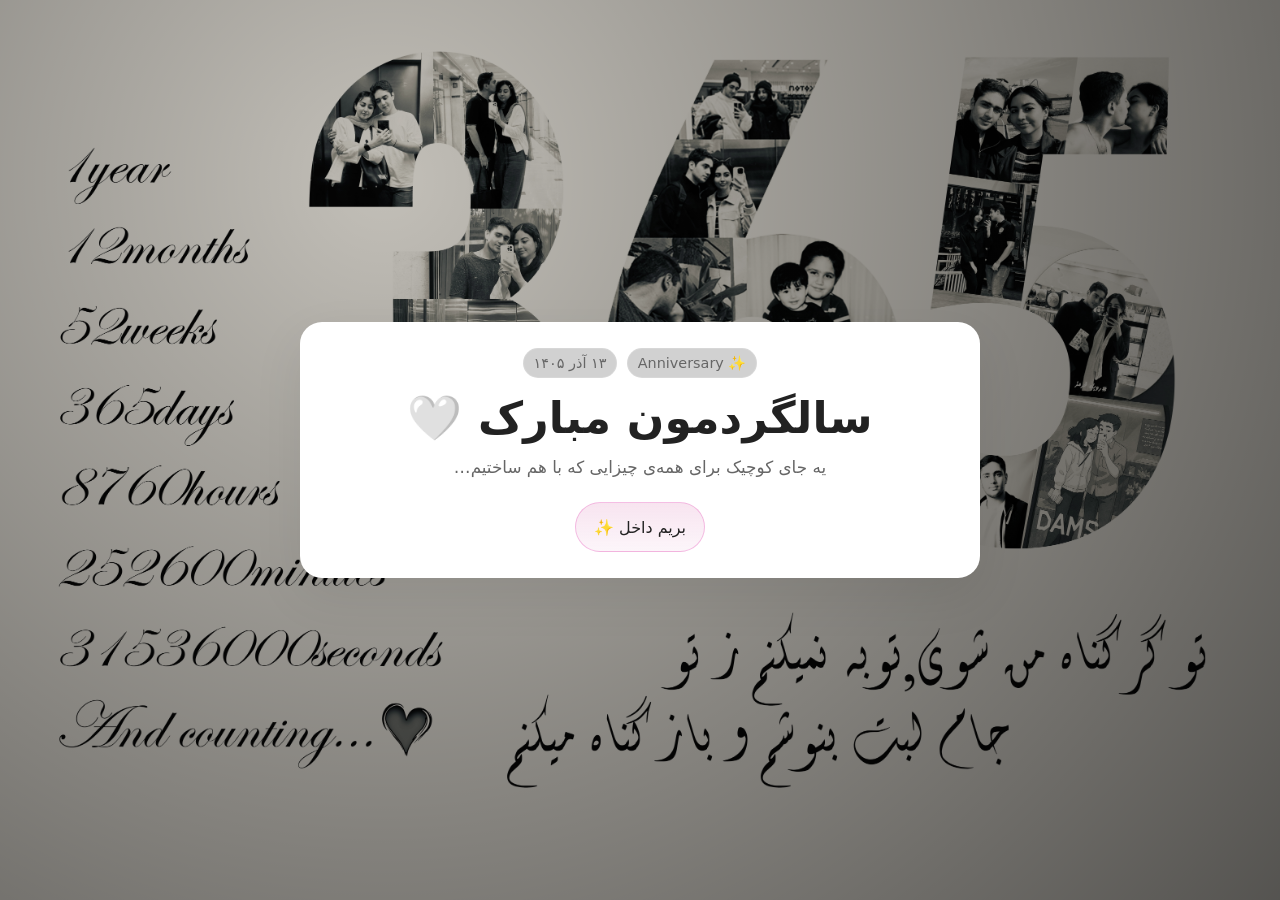
<file: index.html>
<!doctype html>
<html lang="fa" dir="rtl">
<head>
  <meta charset="UTF-8" />
  <meta name="viewport" content="width=device-width, initial-scale=1.0" />
  <title>سالگردمون مبارک</title>

  <link rel="stylesheet" href="Shared/css/theme.css">
  <link rel="stylesheet" href="Shared/css/base.css">
  <link rel="stylesheet" href="00_Landing/style.css">
</head>
<body>
  <main class="hero">
    <div class="overlay"></div>

    <section class="container hero-content glass">
      <div class="topline">
        <span class="badge">✨ Anniversary</span>
        <span class="badge" id="dateBadge"></span>
      </div>

      <h1 class="title">سالگردمون مبارک 🤍</h1>
      <p class="subtitle">
        یه جای کوچیک برای همه‌ی چیزایی که با هم ساختیم…
      </p>

      <div class="actions">
        <button class="btn" id="enterBtn">بریم داخل ✨</button>
      </div>
    </section>
  </main>

  <script type="module" src="00_Landing/script.js"></script>
</body>
</html>
</file>
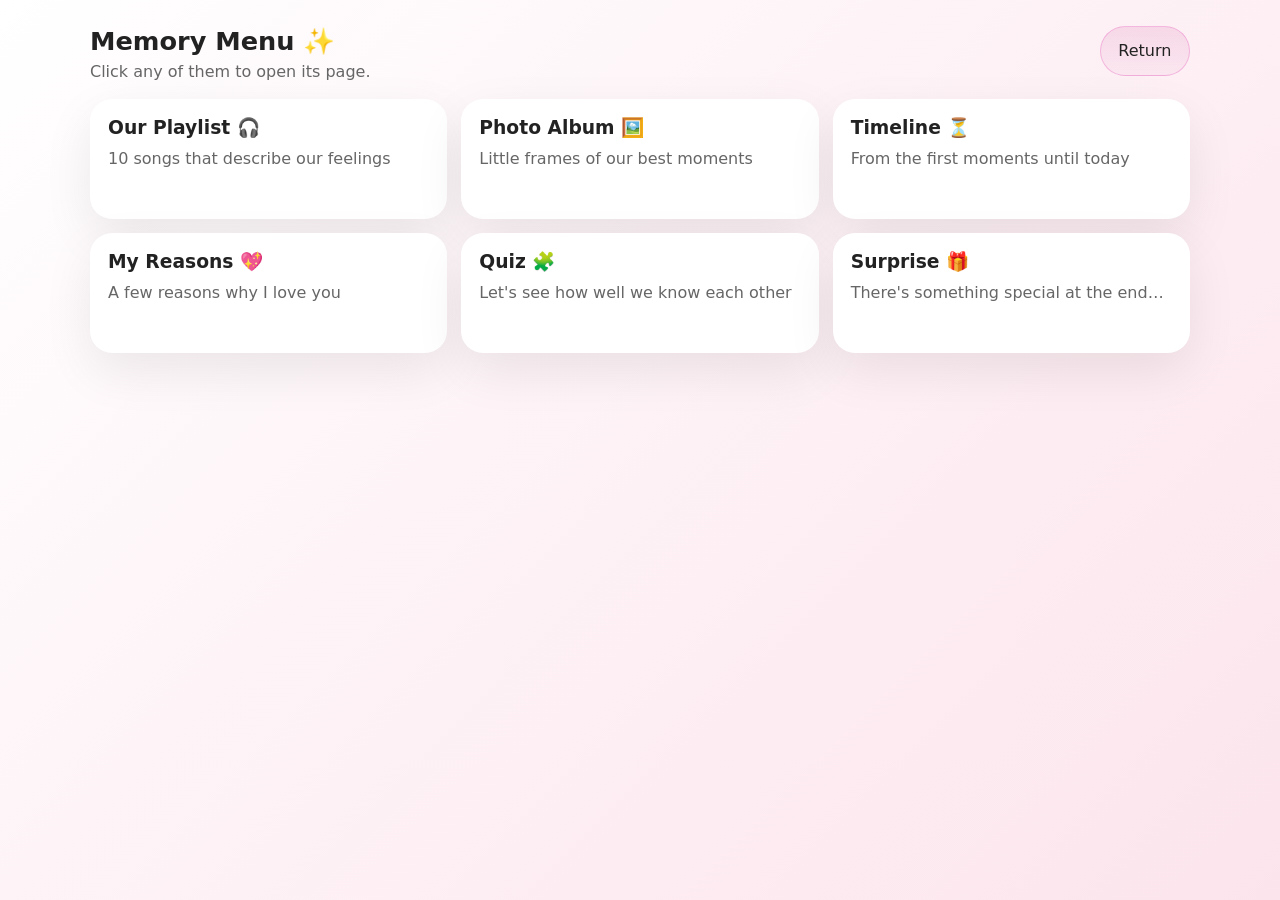
<file: 01_Home/index.html>
<!doctype html>
<html lang="en" dir="ltr">
<head>
  <meta charset="UTF-8" />
  <meta name="viewport" content="width=device-width, initial-scale=1.0" />
  <title>Anniversary Menu</title>

  <link rel="stylesheet" href="../Shared/css/theme.css">
  <link rel="stylesheet" href="../Shared/css/base.css">
  <link rel="stylesheet" href="./style.css">
</head>
<body>
  <header class="container header">
    <div>
      <h2 class="h-title">Memory Menu ✨</h2>
      <p class="h-sub">Click any of them to open its page.</p>
    </div>
    <a class="btn" href="../index.html">Return</a>
  </header>

  <main class="container">
    <section class="grid cols-3">
      <a class="card glass" href="../02_Playlist/index.html">
        <h3>Our Playlist 🎧</h3>
        <p>10 songs that describe our feelings</p>
      </a>

      <a class="card glass" href="../03_Gallery/index.html">
        <h3>Photo Album 🖼️</h3>
        <p>Little frames of our best moments</p>
      </a>

      <a class="card glass" href="../04_Timeline/index.html">
        <h3>Timeline ⏳</h3>
        <p>From the first moments until today</p>
      </a>

      <a class="card glass" href="../05_Reasons/index.html">
        <h3>My Reasons 💖</h3>
        <p>A few reasons why I love you</p>
      </a>

      <a class="card glass" href="../06_Quiz/index.html">
        <h3>Quiz 🧩</h3>
        <p>Let's see how well we know each other</p>
      </a>

      <a class="card glass" href="../07_Surprise/index.html">
        <h3>Surprise 🎁</h3>
        <p>There's something special at the end…</p>
      </a>
    </section>
  </main>

  <script type="module" src="./script.js"></script>
</body>
</html>
</file>
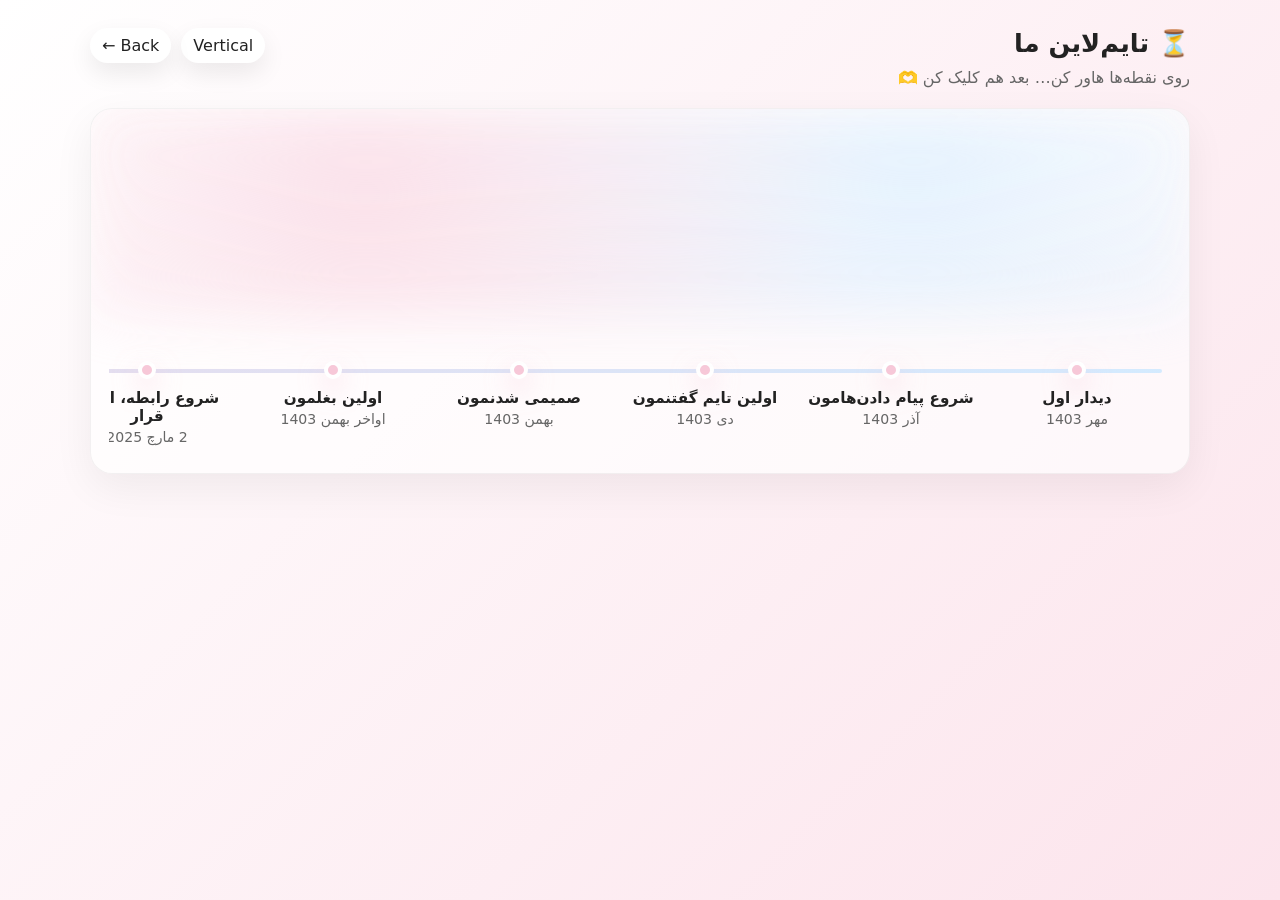
<file: 04_Timeline/index.html>
<!doctype html>
<html lang="fa" dir="rtl">
<head>
  <meta charset="UTF-8" />
  <meta name="viewport" content="width=device-width, initial-scale=1.0" />
  <title>Timeline ⏳</title>

  <link rel="stylesheet" href="../Shared/css/theme.css">
  <link rel="stylesheet" href="../Shared/css/base.css">
  <link rel="stylesheet" href="./style.css">
</head>
<body>

  <header class="container header">
    <div>
      <h2 class="h-title">⏳ تایم‌لاین ما</h2>
      <p class="h-sub">روی نقطه‌ها هاور کن… بعد هم کلیک کن 🫶</p>
    </div>

    <div class="header-actions">
      <button class="pill" id="toggleViewBtn">Vertical</button>
      <a class="pill" href="../01_Home/index.html">Back ←</a>
    </div>
  </header>

  <main class="container">
    <!-- Horizontal (default) -->
    <section id="timelineHorizontal" class="tl tl-horizontal">
      <div class="top-fade"></div>

      <div class="rail">
        <div id="nodes" class="nodes"></div>
      </div>
    </section>

    <!-- Vertical (hidden by default) -->
    <section id="timelineVertical" class="tl tl-vertical hidden">
      <div class="vline"></div>
      <div id="vitems" class="vitems"></div>
    </section>
  </main>

  <!-- Modal -->
  <div id="modal" class="modal" aria-hidden="true">
    <div class="modal-backdrop" id="modalBackdrop"></div>

    <div class="modal-card">
      <button class="icon-btn close" id="closeBtn">✕</button>

      <div class="modal-top">
        <div>
          <div class="modal-date" id="mDate"></div>
          <h3 class="modal-title" id="mTitle"></h3>
        </div>
      </div>

      <img id="mImg" class="modal-img hidden" alt="timeline photo" />
      <p class="modal-text" id="mText"></p>
    </div>
  </div>

  <script src="./script.js"></script>
</body>
</html>
</file>
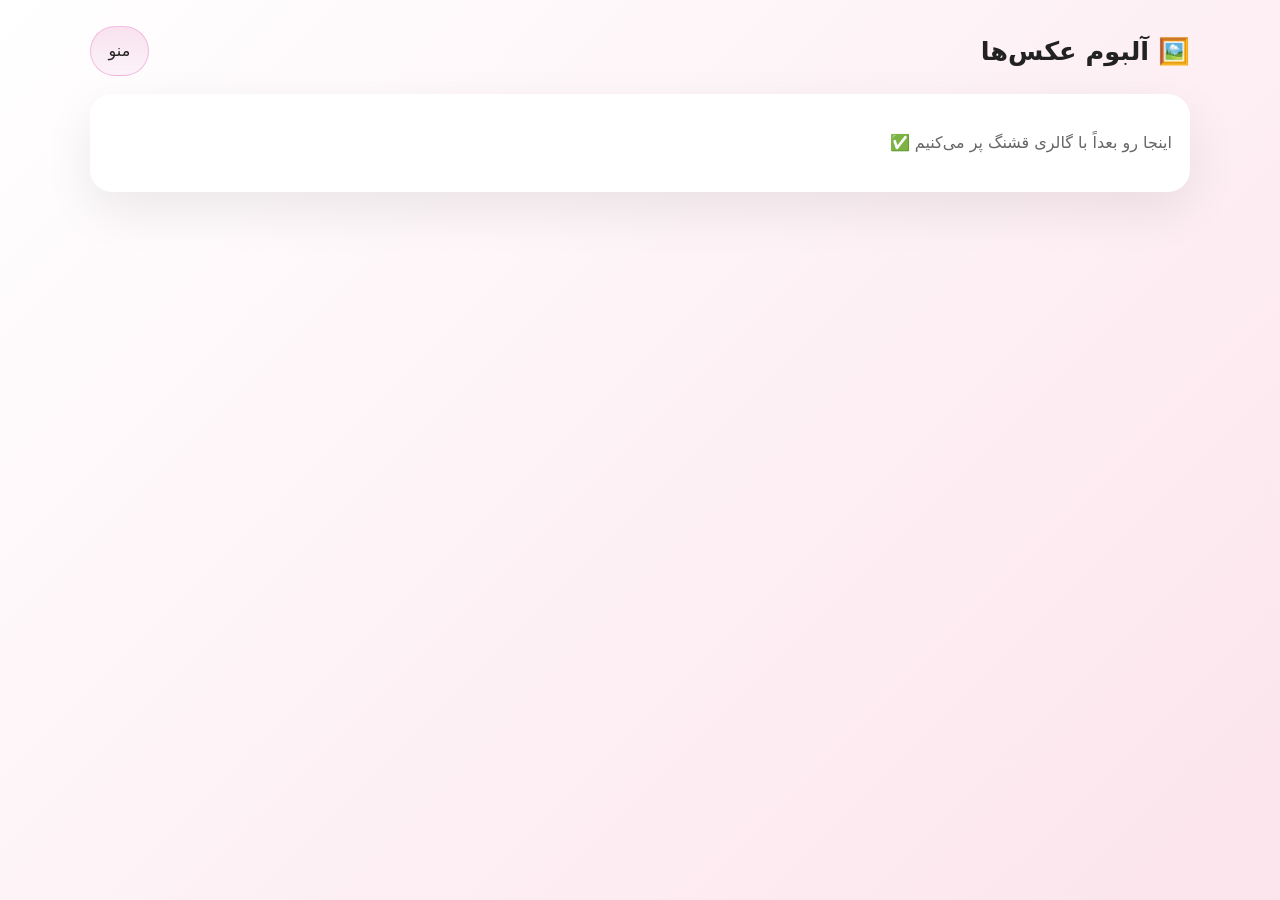
<file: 05_Reasons/index.html>
<!doctype html>
<html lang="fa" dir="rtl">
<head>
  <meta charset="UTF-8" />
  <meta name="viewport" content="width=device-width, initial-scale=1.0" />
  <title>Gallery</title>
  <link rel="stylesheet" href="../Shared/css/theme.css">
  <link rel="stylesheet" href="../Shared/css/base.css">
  <link rel="stylesheet" href="./style.css">
</head>
<body>
  <header class="container header">
    <h2 class="h-title">🖼️ آلبوم عکس‌ها</h2>
    <a class="btn" href="../01_Home/index.html">منو</a>
  </header>

  <main class="container">
    <section class="glass box">
      <p>اینجا رو بعداً با گالری قشنگ پر می‌کنیم ✅</p>
    </section>
  </main>

  <script type="module" src="./script.js"></script>
</body>
</html>
</file>
<file: Shared/css/theme.css>
/* :root{
  --bg: #0b0b0e;
  --text: rgba(255,255,255,.92);
  --muted: rgba(255,255,255,.72);

  --gold: #d7b46a;
  --gold-2: #b99244;

  --card: rgba(255,255,255,.08);
  --card-border: rgba(255,255,255,.14);

  --shadow: 0 18px 50px rgba(0,0,0,.45);
  --radius: 18px;
} */
 :root{
  --bg1: #ffffff;
  --bg2: #fce4ec;    /* صورتی خیلی کمرنگ */
  --accent: #f7c8d8; /* رز لطیف */
  --accent2: #cfe9ff;/* آبی آسمونی لطیف */

  --text: #222;
  --muted: #666;

  --card: #ffffff;
  --shadow: 0 18px 50px rgba(0,0,0,0.08);
  --radius: 22px;
}
</file>
<file: Shared/css/base.css>
*{ box-sizing:border-box; }
html,body{ height:100%; }
body{
  margin:0;
  font-family: ui-sans-serif, system-ui, -apple-system, "Segoe UI", Roboto, Arial;
  color: var(--text);
  background: linear-gradient(135deg, var(--bg1), var(--bg2));
}

a{ color: inherit; text-decoration: none; }
button{ font: inherit; }

.container{
  width:min(1100px, 92vw);
  margin:0 auto;
}

.glass{
  background: var(--card);
  border: 1px solid var(--card-border);
  backdrop-filter: blur(10px);
  -webkit-backdrop-filter: blur(10px);
  border-radius: var(--radius);
  box-shadow: var(--shadow);
}

.btn{
  display:inline-flex;
  align-items:center;
  justify-content:center;
  gap:.6rem;
  padding: .9rem 1.1rem;
  border-radius: 999px;
  border: 1px solid rgba(234, 123, 200, 0.45);
  background: linear-gradient(180deg, rgba(215, 106, 171, 0.18), rgba(205, 89, 168, 0.06));
  color: var(--text);
  cursor:pointer;
  transition: transform .15s ease, border-color .15s ease, background .15s ease;
}
.btn:hover{
  transform: translateY(-1px);
  border-color: rgba(215, 106, 179, 0.75);
  background: linear-gradient(180deg, rgba(229, 102, 212, 0.439), rgba(215,180,106,.08));
}
.btn:active{ transform: translateY(0); }

.badge{
  display:inline-flex;
  gap:.45rem;
  align-items:center;
  padding: .35rem .6rem;
  border-radius: 999px;
  border: 1px solid rgba(255,255,255,.14);
  background: rgba(0,0,0,.18);
  color: var(--muted);
  font-size:.9rem;
}

.grid{
  display:grid;
  gap: 14px;
}
@media (min-width: 820px){
  .grid.cols-2{ grid-template-columns: repeat(2, 1fr); }
  .grid.cols-3{ grid-template-columns: repeat(3, 1fr); }
}
</file>
<file: 00_Landing/style.css>
.hero{
  min-height: 100vh;
  position: relative;
  display: grid;
  place-items: center;
  padding: 28px 0;
  background:
    url("../Shared/assets/bg.jpg") center/cover no-repeat;
}

.overlay{
  position:absolute;
  inset:0;
  background: radial-gradient(circle at 30% 20%, rgba(0,0,0,.20), rgba(0,0,0,.65));
}

.hero-content{
  position: relative;
  padding: 26px 22px;
  text-align: center;
  max-width: 680px;
}

.topline{
  display:flex;
  justify-content: center;
  gap: 10px;
  flex-wrap: wrap;
  margin-bottom: 14px;
}

.title{
  margin: 10px 0 8px;
  font-size: clamp(28px, 4vw, 44px);
  letter-spacing: .2px;
}

.subtitle{
  margin: 0 auto 18px;
  color: var(--muted);
  font-size: 1.05rem;
  line-height: 1.9;
  max-width: 52ch;
}

.actions{
  display:flex;
  justify-content:center;
  margin-top: 14px;
}
</file>
<file: 01_Home/style.css>
body{ padding: 26px 0 46px; }

.header{
  display:flex;
  align-items:flex-start;
  justify-content: space-between;
  gap: 14px;
  margin-bottom: 18px;
}

.h-title{ margin:0; font-size: 1.6rem; }
.h-sub{ margin:.35rem 0 0; color: var(--muted); }

.card{
  padding: 18px;
  min-height: 120px;
  transition: transform .15s ease, border-color .15s ease;
}
.card:hover{
  transform: translateY(-2px);
  border-color: rgba(230, 101, 189, 0.446);
}
.card h3{ margin:0 0 6px; }
.card p{ margin:0; color: var(--muted); line-height: 1.7; }
</file>
<file: 04_Timeline/style.css>
body{ padding: 28px 0 46px; }

.header{
  display:flex;
  align-items:flex-start;
  justify-content: space-between;
  gap: 14px;
  margin-bottom: 16px;
}

.h-title{ margin:0; font-size: 1.6rem; }
.h-sub{ margin:.35rem 0 0; color: var(--muted); line-height: 1.8; }

.header-actions{
  display:flex;
  gap: 10px;
  align-items:center;
}

.pill{
  background: #fff;
  border: none;
  padding: 8px 12px;
  border-radius: 999px;
  cursor:pointer;
  box-shadow: 0 10px 25px rgba(0,0,0,.08);
  transition: .2s;
  height: fit-content;
  text-decoration:none;
  color: var(--text);
}
.pill:hover{ background: var(--bg2); }

/* ---------- Shared helpers ---------- */
.hidden{ display:none !important; }

/* ---------- Horizontal timeline ---------- */
.tl-horizontal{
  background: rgba(255,255,255,0.65);
  border: 1px solid rgba(0,0,0,0.05);
  border-radius: var(--radius);
  box-shadow: 0 14px 40px rgba(0,0,0,.06);
  padding: 18px;
  overflow: hidden;
}

.rail{
  position: relative;
  overflow-x: auto;
  overflow-y: hidden;
  padding: 220px 6px 10px;
  direction: rtl;
  scrollbar-gutter: stable;
}

.rail::-webkit-scrollbar{ height: 10px;}
.rail::-webkit-scrollbar-thumb{
  background: var(--accent);
  border-radius: 999px;
}
.rail::-webkit-scrollbar-track{
  background: rgba(0,0,0,0.05);
  border-radius: 999px;
}

/* .rail-line{
  position:absolute;
  top: 242px;
  right: 18px;
  left: 18px;
  height: 4px;
  border-radius: 999px;
  background: linear-gradient(90deg, var(--accent), var(--accent2));
  opacity: .9;
} */

.nodes{ position: relative; z-index: 1; }
.node{ position: relative; z-index: 2; }

.nodes{
  position: relative;
  display:flex;
  gap: 16px;
  padding: 0 18px;
  min-width: max-content;
}

/* لاین اصلی روی خود nodes تا با اسکرول ادامه داشته باشه */
.nodes::before{
  content:"";
  position:absolute;
  top: 22px;
  right: 18px;
  left: 18px;
  height: 4px;
  border-radius: 999px;
  background: linear-gradient(90deg, var(--accent), var(--accent2));
  opacity: .9;
}

.node{
  position: relative;
  width: 170px;
  flex: 0 0 auto;
  display:flex;
  flex-direction: column;
  align-items: center;
  text-align:center;
  cursor: pointer;
}

.dot{
  width: 18px;
  height: 18px;
  border-radius: 999px;
  background: var(--accent);
  border: 4px solid #fff;
  box-shadow: 0 10px 25px rgba(247,200,216,.55);
  margin-top: 14px; /* روی خط می‌افته */
}

.label{
  margin-top: 10px;
  font-weight: 700;
  font-size: .95rem;
  color: #222;
}

.sublabel{
  margin-top: 4px;
  font-size: .88rem;
  color: var(--muted);
}

/* hover mini card */
.preview{
  position:absolute;
  top: -10px;
  transform: translateY(-100%);
  width: 230px;
  background: rgba(255,255,255,.95);
  border: 1px solid rgba(0,0,0,0.06);
  border-radius: 18px;
  box-shadow: 0 18px 55px rgba(0,0,0,.12);
  padding: 10px;
  opacity: 0;
  pointer-events: none;
  transition: opacity .15s ease, transform .15s ease;
}

.node:hover .preview{
  opacity: 1;
  transform: translateY(-105%);
}

.preview img{
  width:100%;
  height: 120px;
  object-fit: cover;
  border-radius: 14px;
  display:block;
  border: 1px solid rgba(0,0,0,0.05);
}

.preview .p-title{
  margin: 8px 0 0;
  font-weight: 800;
  font-size: .95rem;
}
.preview .p-date{
  margin: 3px 0 0;
  color: var(--muted);
  font-size: .85rem;
}

/* ---------- Vertical timeline (optional view) ---------- */
.tl-vertical{
  position: relative;
  padding: 10px 0;
}

.vline{
  position:absolute;
  top:0;
  bottom:0;
  right: 18px;
  width: 4px;
  border-radius: 999px;
  background: linear-gradient(180deg, var(--accent), var(--accent2));
  opacity: .9;
}

.vitems{
  display:flex;
  flex-direction: column;
  gap: 14px;
  padding-right: 52px;
}

.vevent{
  position: relative;
  background: rgba(255,255,255,0.75);
  border-radius: var(--radius);
  box-shadow: 0 14px 40px rgba(0,0,0,.06);
  border: 1px solid rgba(0,0,0,.05);
  padding: 14px;
  cursor: pointer;
}

.vdot{
  position:absolute;
  right: 10px;
  top: 16px;
  width: 18px;
  height: 18px;
  border-radius: 999px;
  background: var(--accent);
  border: 4px solid #fff;
  box-shadow: 0 10px 25px rgba(247,200,216,.55);
}

.vtop{
  display:flex;
  justify-content: space-between;
  gap: 10px;
  padding-right: 18px;
}

.vtitle{ margin:0; font-size: 1.05rem; }
.vdate{ color: var(--muted); font-size:.95rem; }

.vtext{
  margin: 8px 0 0;
  color: var(--muted);
  line-height: 1.9;
  padding-right: 18px;

  /* خلاصه برای view عمودی */
  display: -webkit-box;
  -webkit-line-clamp: 2;
  -webkit-box-orient: vertical;
  overflow: hidden;
}

/* ---------- Modal ---------- */
.modal{
  position: fixed;
  inset: 0;
  display:none;
  place-items: center;
  z-index: 999;
}
.modal.show{ display:grid; }

.modal-backdrop{
  position:absolute;
  inset:0;
  background: rgba(0,0,0,.55);
}

.modal-card{
  position: relative;
  width: min(900px, 92vw);
  max-height: 86vh;
  overflow: auto;
  background: rgba(255,255,255,.92);
  border-radius: 22px;
  box-shadow: 0 30px 90px rgba(0,0,0,.35);
  padding: 16px;
  backdrop-filter: blur(8px);
  -webkit-backdrop-filter: blur(8px);
  animation: pop .18s ease-out both;
}
@keyframes pop{
  from{ transform: translateY(10px); opacity:0; }
  to{ transform: translateY(0); opacity:1; }
}

.icon-btn{
  position:absolute;
  border:none;
  cursor:pointer;
  width: 44px;
  height: 44px;
  border-radius: 999px;
  background: #fff;
  box-shadow: 0 10px 25px rgba(0,0,0,.15);
  transition: .15s;
  display:grid;
  place-items:center;
  font-size: 18px;
}
.icon-btn:hover{ background: var(--accent2); }
.close{ top: 12px; left: 12px; }

.modal-top{
  display:flex;
  justify-content: space-between;
  gap: 10px;
  padding: 6px 6px 0;
}

.modal-date{
  color: var(--muted);
  font-size: .95rem;
  margin-bottom: 4px;
}
.modal-title{
  margin: 0;
  font-size: 1.25rem;
}

.modal-img{
  width: 100%;
  max-height: 52vh;
  object-fit: cover;
  border-radius: 18px;
  border: 1px solid rgba(0,0,0,0.05);
  display:block;
  margin-top: 12px;
}

.modal-text{
  margin: 12px 6px 6px;
  color: #444;
  line-height: 2;
  white-space: pre-line;
}

.tl-horizontal{
  position: relative;
  overflow: hidden;
}
.tl-horizontal{
  position: relative;
  overflow: hidden;
}

/* لایه‌ی ثابت روی viewport (با اسکرول تکون نمی‌خوره) */
.top-fade{
  position: absolute;
  top: 0;
  left: 0;
  right: 0;

  /* فقط بالای لاین */
  height: 210px; /* نزدیک به padding-top rail */
  pointer-events: none;
  z-index: 3;

  /* دو لکه رنگی + محوشدن به پایین */
  background:
    radial-gradient(circle at 25% 35%, rgba(247,200,216,0.55), transparent 60%),
    radial-gradient(circle at 75% 30%, rgba(207,233,255,0.55), transparent 60%),
    linear-gradient(180deg, rgba(255,255,255,0.75), rgba(255,255,255,0));

  filter: blur(26px);
  opacity: .95;

  /* انیمیشن حرکت نرم */
  animation: dreamyMove 8s ease-in-out infinite;
}

/* برای اینکه rail زیر این لایه باشه */
.rail{
  position: relative;
  z-index: 1;
}

/* خط و نودها روی همه‌چی */
.nodes{ position: relative; z-index: 2; }
.node{ position: relative; z-index: 2; }

@keyframes dreamyMove{
  0%   { transform: translateY(0) translateX(0) scale(1); }
  50%  { transform: translateY(-6px) translateX(10px) scale(1.03); }
  100% { transform: translateY(0) translateX(0) scale(1); }
}

/* احترام به کاربرای حساس به حرکت */
@media (prefers-reduced-motion: reduce){
  .top-fade{ animation: none; }
}
</file>
<file: 05_Reasons/style.css>
body{ padding: 26px 0 46px; }
.header{ display:flex; justify-content:space-between; align-items:center; margin-bottom: 18px; gap:12px; }
.h-title{ margin:0; font-size:1.6rem; }
.box{ padding: 18px; color: var(--muted); line-height:1.9; }
</file>
